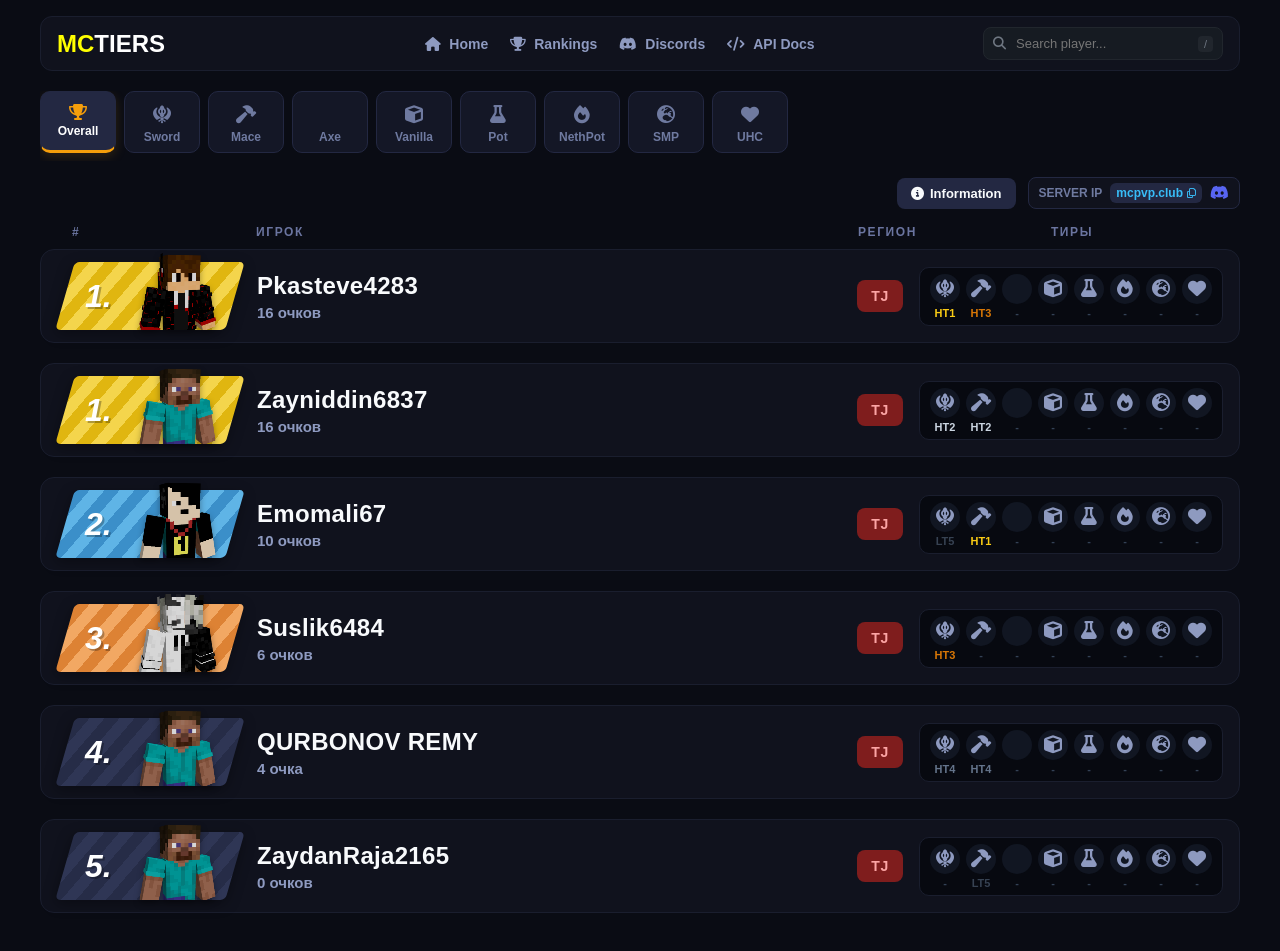
<file: index.html>
<!DOCTYPE html>
<html lang="ru">
<head>
  <meta charset="UTF-8">
  <meta name="viewport" content="width=device-width, initial-scale=1.0">
  <link rel="icon" type="image/png" href="https://p.novaskin.me/5665083023.png?class=square">
  <title>MCTIERS</title>
  <link rel="stylesheet" href="https://cdnjs.cloudflare.com/ajax/libs/font-awesome/6.4.0/css/all.min.css">
  <link rel="stylesheet" href="./style.css">
</head>
<body>
  <div class="container">
    <div id="app-header"></div>

    <div class="leaderboard-header">
      <div class="header-left-col"><span>#</span><span>ИГРОК</span></div>
      <div class="header-right-col"><span>РЕГИОН</span><span class="desktop-region">ТИРЫ</span></div>
    </div>

    <div class="box"></div>
  </div>

  <script src="./js/data/modes.js"></script>
  <script src="./js/data/tiers.js"></script>
  <script src="./js/data/players.js"></script>
  <script src="./js/utils.js"></script>
  <script src="./js/ui/skin.js"></script>
  <script src="./js/ui/components.js"></script>
  <script src="./js/ui/modal.js"></script>
  <script src="./js/ui/layout.js"></script>
  <script src="./js/pages/home.js"></script>
</body>
</html>
</file>
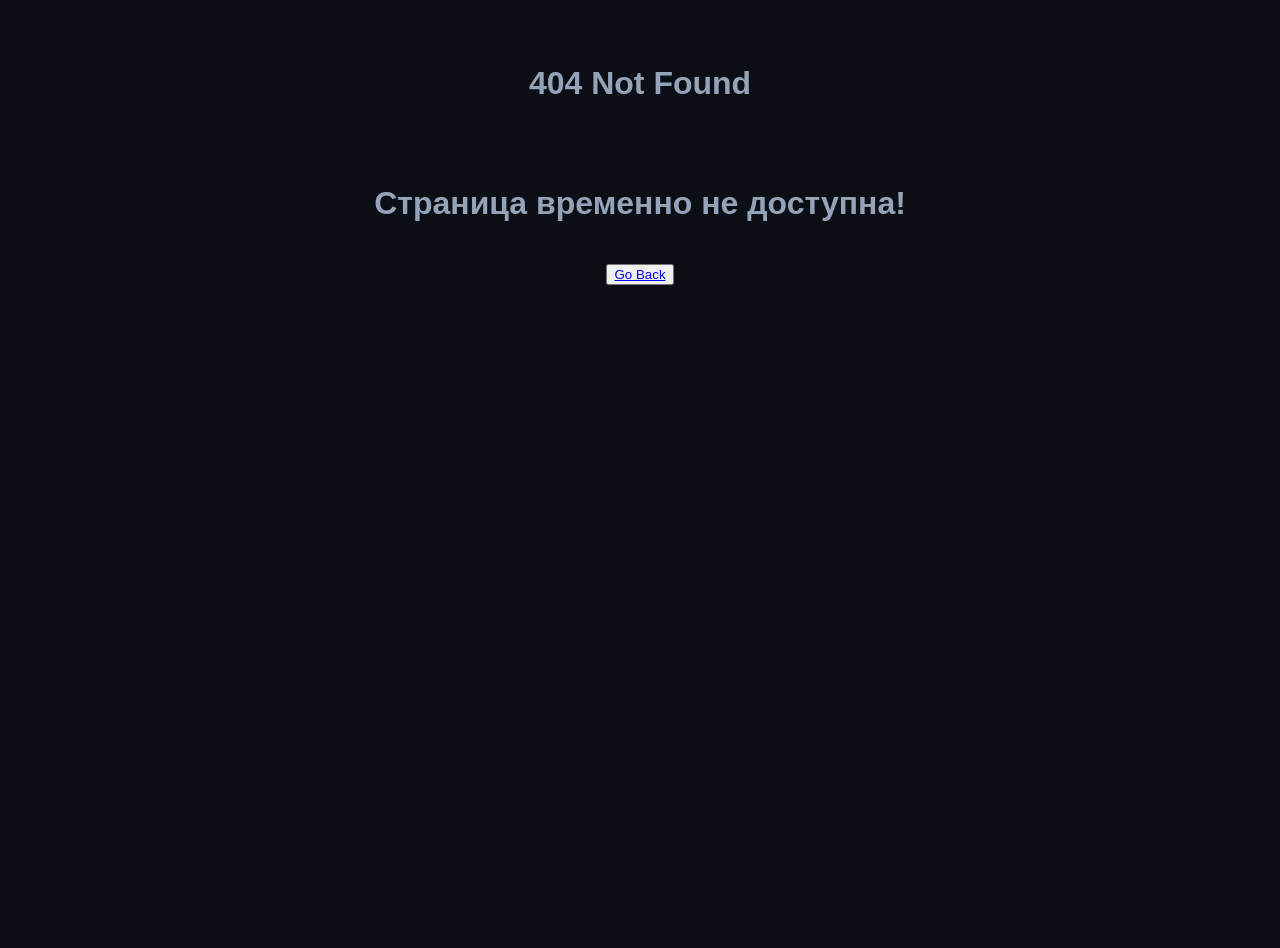
<file: mode.html>
<!DOCTYPE html>
<html lang="ru">
<head>
  <meta charset="UTF-8">
  <meta name="viewport" content="width=device-width, initial-scale=1.0">
  <link rel="icon" type="image/png" href="https://p.novaskin.me/5665083023.png?class=square">
  <title>MCTIERS</title>
  <link rel="stylesheet" href="https://cdnjs.cloudflare.com/ajax/libs/font-awesome/6.4.0/css/all.min.css">
  <link rel="stylesheet" href="./style.css">
</head>
<body>
  <div class="container">
    <div id="app-header"></div>
    <div id="mode-root"></div>
  </div>

  <script src="./js/data/modes.js"></script>
  <script src="./js/data/tiers.js"></script>
  <script src="./js/data/players.js"></script>
  <script src="./js/utils.js"></script>
  <script src="./js/ui/skin.js"></script>
  <script src="./js/ui/components.js"></script>
  <script src="./js/ui/modal.js"></script>
  <script src="./js/ui/layout.js"></script>
  <script src="./js/pages/mode.js"></script>
</body>
</html>
</file>
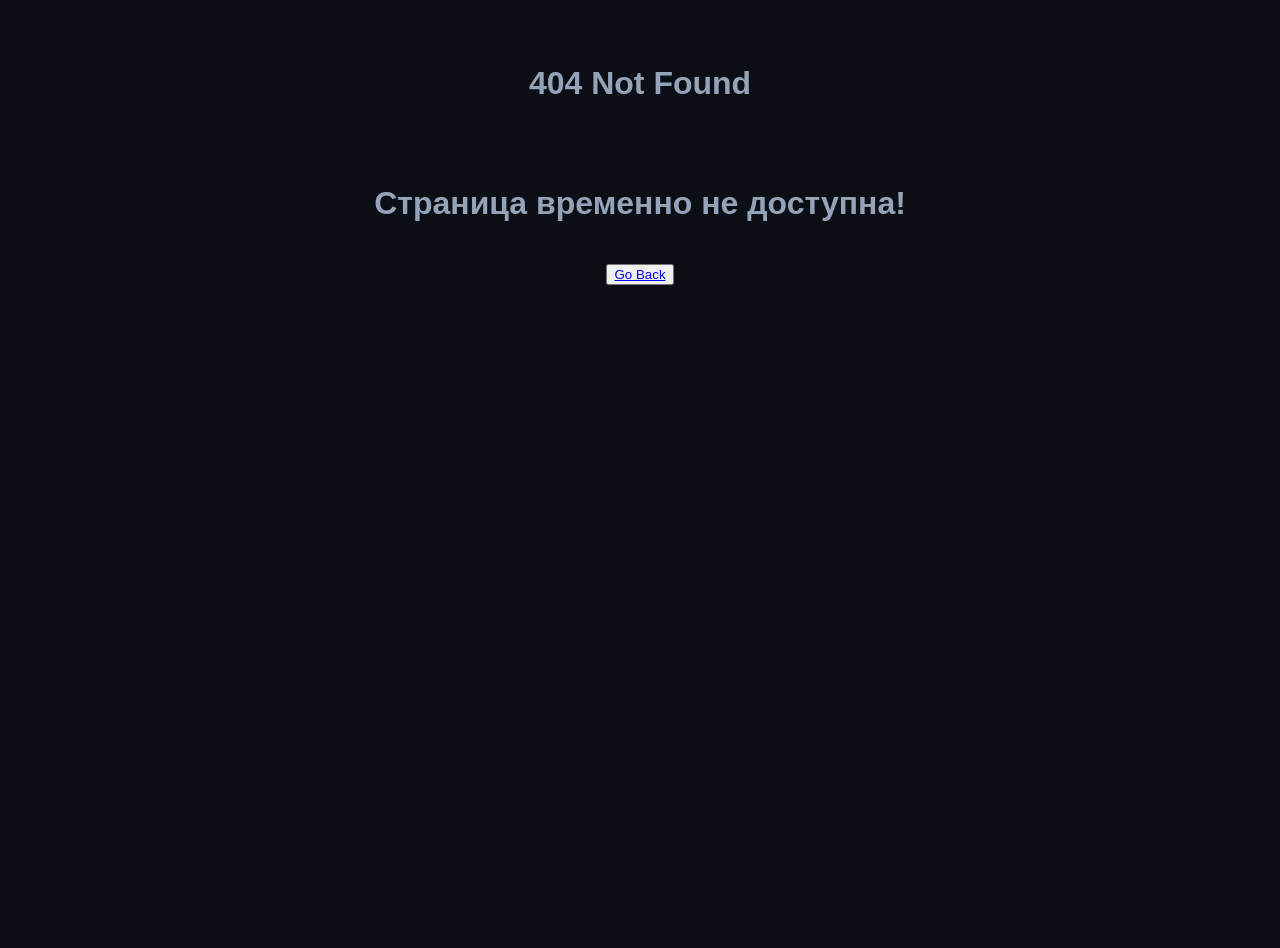
<file: Permisson.html>
<!DOCTYPE html>
<html lang="en">
<head>
    <meta charset="UTF-8">
    <meta name="viewport" content="width=device-width, initial-scale=1.0">
    <title>Document</title>
    <style>
        body{
            background-color: #0b0e14;
      color: #94a3b8;
      display: flex;
      flex-direction: column;
      align-items: center;
      min-height: 100vh;
      padding: 16px 12px;
        }
        h1{
            font-family: sans-serif;
            text-align: center;
            padding: 20px;
        }
    </style>
</head>
<body>
    <h1>404 Not Found</h1>
    <h1>Страница временно не доступна!</h1>
    <button><a href="./index.html">Go Back</a></button>
</body>
</html>
</file>
<file: style.css>
* { box-sizing: border-box; margin: 0; padding: 0; font-family: -apple-system, BlinkMacSystemFont, "Segoe UI", Roboto, sans-serif; }

:root {
  --bg: #0a0c14; --panel: #10121d; --panel-2: #141726; --line: #1a1e2e; --line-2: #232842;
  --banner-w: 170px; --banner-h: 68px; --skin-h: 80px; --banner-gap: 22px; --modes: 8;
  --tiers-w: calc(var(--modes) * 30px + (var(--modes) - 1) * 6px + 22px);
  --text: #8e9ac0; --muted: #6f7aa0; --white: #f8fafc; --accent: #38bdf8;
  --t1: #facc15; --t2: #cbd5e1; --t3: #d97706; --t4: #64748b; --t5: #475569;
}

body { background-color: var(--bg); color: var(--text); display: flex; flex-direction: column; align-items: center; min-height: 100vh; padding: 16px 12px; }
.container { width: 100%; max-width: 1200px; }
a { color: inherit; text-decoration: none; }
.empty { text-align: center; padding: 32px 0; color: var(--muted); font-weight: 600; }
.empty.small { padding: 16px 0; font-size: 13px; }

/* --- NAVBAR --- */
.navbar { position: relative; display: flex; justify-content: space-between; align-items: center; padding: 10px 16px; background: var(--panel); border-radius: 12px; margin-bottom: 20px; border: 1px solid var(--line); gap: 12px; }
.logo { width: 200px; }
.logo h1 { color: #fff; }
.logo span { color: yellow; }
.nav-links { display: flex; gap: 22px; list-style: none; }
.nav-item { display: flex; align-items: center; gap: 8px; color: var(--text); font-weight: 600; font-size: 14px; transition: color .2s, transform .2s; }
.nav-item:hover { color: #fff; transform: translateY(-2px); }

.search-box { position: relative; display: flex; align-items: center; flex-grow: 1; max-width: 240px; }
.search-box input { width: 100%; background: #161b22; border: 1px solid #21262d; padding: 8px 30px 8px 32px; border-radius: 8px; color: #fff; outline: none; font-size: 13px; transition: all .25s; }
.search-box input:focus { border-color: #3b82f6; box-shadow: 0 0 10px rgba(59,130,246,.2); }
.search-box i { position: absolute; left: 10px; color: #6e7681; font-size: 13px; }
.search-box .slash-shortcut { position: absolute; right: 10px; background: #21262d; padding: 2px 6px; border-radius: 4px; font-size: 11px; color: #6e7681; }
.menu-toggle { display: none; background: none; border: none; color: var(--white); font-size: 20px; cursor: pointer; padding: 4px; }

/* --- TABS --- */
.tabs-container { display: flex; gap: 8px; overflow-x: auto; padding-bottom: 8px; margin-bottom: 16px; scrollbar-width: none; }
.tabs-container::-webkit-scrollbar { display: none; }
.tab-btn { display: flex; flex-direction: column; align-items: center; justify-content: center; background: var(--panel-2); border: 1px solid var(--line-2); padding: 8px 14px; border-radius: 10px; color: var(--muted); cursor: pointer; font-weight: 600; font-size: 12px; min-width: 76px; flex-shrink: 0; transition: all .25s; }
.tab-btn i { font-size: 16px; margin-bottom: 4px; }
.tab-btn:hover { background: var(--line-2); color: var(--white); transform: translateY(-2px); }
.tab-btn.active { background: var(--line-2); color: #fff; border-bottom: 3px solid #f59e0b; box-shadow: 0 4px 12px rgba(245,158,11,.15); }
.tab-btn.active i { color: #f59e0b; }
.svg { width: 30px; height: 30px; object-fit: contain; }
.icon { width: 20px; height: 20px; object-fit: contain; }
i.svg, i.icon { display: inline-flex; align-items: center; justify-content: center; font-size: 18px; margin: 0; }

/* --- SUB BAR --- */
.sub-bar { display: flex; justify-content: flex-end; align-items: center; gap: 12px; margin-bottom: 16px; flex-wrap: wrap; }
.info-btn { background: var(--line-2); color: var(--white); border: none; padding: 8px 14px; border-radius: 8px; font-size: 13px; font-weight: 600; display: flex; align-items: center; gap: 6px; cursor: pointer; transition: background .2s; }
.info-btn:hover { background: #334155; }
.server-ip-box { display: flex; align-items: center; background: var(--panel); border: 1px solid var(--line-2); padding: 5px 10px; border-radius: 8px; gap: 8px; font-size: 12px; }
.server-ip-label { color: var(--muted); font-weight: 700; }
.ip-badge { background: var(--line-2); color: var(--accent); padding: 3px 6px; border-radius: 6px; font-weight: 700; display: flex; align-items: center; gap: 4px; cursor: pointer; transition: opacity .2s; }
.ip-badge:hover { opacity: .8; }

/* --- TIER COLORS (общие) --- */
.t-1 { --c: var(--t1); } .t-2 { --c: var(--t2); } .t-3 { --c: var(--t3); } .t-4 { --c: var(--t4); } .t-5 { --c: var(--t5); }
.tier-tag { font-size: 11px; font-weight: 800; color: var(--c, #475569); }
.tier-tag.lt { opacity: .75; }
.tier-tag.t-none { color: #334155; }

/* --- LEADERBOARD --- */
.leaderboard-header { display: flex; justify-content: space-between; align-items: center; padding: 0 16px 12px; font-size: 12px; font-weight: 700; color: #6b75a0; text-transform: uppercase; letter-spacing: 1.6px; }
.header-left-col { display: flex; align-items: center; }
.header-left-col span:first-child { width: calc(var(--banner-w) + var(--banner-gap) + 8px); padding-left: 16px; }
.header-right-col { display: flex; gap: 16px; }
.header-right-col span:first-child { width: 46px; text-align: center; }
.header-right-col span:last-child { width: var(--tiers-w); text-align: center; }

.player-card { background: var(--panel); border: 1px solid var(--line); border-radius: 14px; padding: 12px 16px; margin-bottom: 20px; display: flex; align-items: center; justify-content: space-between; gap: 16px; cursor: pointer; outline: none; transition: transform .2s, border-color .2s, box-shadow .2s; animation: fadeIn .4s ease-in-out; transform: translateY(-2px); }
.player-card:hover, .player-card:focus-visible { margin-right: 10px; margin-left: -10px; border-color: #2d3748; box-shadow: 0 8px 24px rgba(0,0,0,.4); }
.player-card:focus-visible { border-color: #3b82f6; }

.player-left { display: flex; align-items: center; gap: var(--banner-gap); }
/* цвета полос: .rank-1 золото, .rank-2 синий, .rank-3 оранжевый, остальные — тёмные */
.rank-1 { --s1: #e0b610; --s2: #f4d54c; } .rank-2 { --s1: #3b8fc9; --s2: #5fb4e6; } .rank-3 { --s1: #dd8234; --s2: #f2a863; }
.rank-other { --s1: #262c47; --s2: #2f3655; }
.rank-banner { position: relative; width: var(--banner-w); height: var(--banner-h); margin-left: 8px; display: flex; align-items: center; flex-shrink: 0; }
.rank-banner::before { content: ''; position: absolute; inset: 0; transform: skewX(-16deg); border-radius: 5px; background: repeating-linear-gradient(120deg, var(--s1) 0 13px, var(--s2) 13px 26px); box-shadow: 0 4px 14px rgba(0,0,0,.35); }
.rank-number { position: relative; z-index: 1; font-weight: 900; font-style: italic; font-size: 32px; color: #fff; margin-left: 20px; text-shadow: 2px 2px 0 rgba(0,0,0,.28); user-select: none; }
.skin { display: block; }
.skin-head { image-rendering: pixelated; }
.player-skin { position: absolute; right: 16px; bottom: 0; height: var(--skin-h); width: auto; z-index: 2; pointer-events: none; filter: drop-shadow(0 3px 3px rgba(0,0,0,.35)); }
.player-details { display: flex; flex-direction: column; gap: 4px; }
.player-name { color: var(--white); font-size: 24px; font-weight: 800; letter-spacing: .3px; }
.player-points { font-size: 15px; font-weight: 700; color: var(--text); }
.player-rank-sub { display: flex; align-items: center; gap: 6px; font-size: 13px; color: var(--muted); font-weight: 600; }
.player-rank-sub i { color: #facc15; font-size: 12px; }
.rank-title { color: var(--accent); font-weight: 600; }
.points { color: #475569; }

.player-right { display: flex; align-items: center; gap: 16px; }
.region-badge { background: #7f1d1d; color: #fca5a5; font-weight: 800; font-size: 14px; padding: 8px 10px; min-width: 46px; border-radius: 8px; letter-spacing: .5px; display: flex; align-items: center; justify-content: center; flex-shrink: 0; }
.tiers-wrapper { display: flex; flex-direction: column; gap: 6px; }
.tiers-title { display: none; font-size: 11px; font-weight: 800; color: var(--muted); letter-spacing: .5px; }
.tiers-container { display: flex; align-items: center; justify-content: center; gap: 6px; width: var(--tiers-w); background: #070910; padding: 6px 10px; border-radius: 10px; border: 1px solid var(--line); }
.tier-badge { display: flex; flex-direction: column; align-items: center; gap: 3px; min-width: 30px; }
.tier-icon-circle { width: 30px; height: 30px; background: #111622; border-radius: 50%; display: flex; align-items: center; justify-content: center; font-size: 13px; color: var(--text); }

/* --- MODE PAGE: колонки Tier 1..5 --- */
.mode-title { display: flex; align-items: center; gap: 12px; margin-bottom: 16px; }
.mode-title h2 { color: var(--white); font-size: 24px; }
.mode-title-icon { width: 32px; height: 32px; object-fit: contain; }
i.mode-title-icon { font-size: 26px; color: var(--accent); }
.mode-count { margin-left: auto; font-size: 13px; color: var(--muted); font-weight: 600; }

.tier-columns { display: grid; grid-template-columns: repeat(5, 1fr); gap: 12px; align-items: start; }
.tier-col { background: var(--panel); border: 1px solid var(--line); border-radius: 12px; overflow: hidden; }
.tier-col-head { display: flex; align-items: center; gap: 8px; padding: 12px 14px; font-weight: 800; font-size: 14px; color: var(--c); border-bottom: 2px solid var(--c); background: linear-gradient(180deg, color-mix(in srgb, var(--c) 14%, transparent), transparent); }
.col-count { margin-left: auto; font-size: 12px; background: var(--line-2); color: var(--text); padding: 2px 8px; border-radius: 99px; }
.tier-col-body { display: flex; flex-direction: column; gap: 6px; padding: 8px; min-height: 80px; }
.tier-entry { display: flex; align-items: center; gap: 10px; padding: 8px 10px; background: #070a0f; border: 1px solid var(--line); border-radius: 10px; cursor: pointer; outline: none; transition: transform .15s, border-color .15s; }
.tier-entry:hover, .tier-entry:focus-visible { transform: translateX(4px); border-color: #2d3748; }
.tier-entry:focus-visible { border-color: #3b82f6; }
.entry-avatar { width: 34px; height: 34px; border-radius: 8px; background: #111622; flex-shrink: 0; }
.entry-info { display: flex; flex-direction: column; min-width: 0; flex: 1; }
.entry-name { color: var(--white); font-weight: 700; font-size: 14px; white-space: nowrap; overflow: hidden; text-overflow: ellipsis; }
.entry-sub { font-size: 11px; color: var(--muted); }
.entry-code { font-size: 11px; font-weight: 800; color: var(--c); display: flex; align-items: center; gap: 3px; }
.entry-code.lt { opacity: .75; }

/* --- MODAL (<dialog>) --- */
dialog.modal { margin: auto; width: min(520px, calc(100% - 24px)); max-height: 88vh; overflow-y: auto; background: var(--panel); color: var(--text); border: 1px solid var(--line-2); border-radius: 16px; padding: 24px; box-shadow: 0 24px 80px rgba(0,0,0,.6); }
dialog.modal[open] { animation: modalIn .22s ease-out; }
dialog.modal::backdrop { background: rgba(2,6,12,.72); backdrop-filter: blur(4px); animation: fade .2s; }
.modal-close { position: absolute; top: 12px; right: 12px; width: 34px; height: 34px; border: none; border-radius: 8px; background: var(--line-2); color: var(--white); cursor: pointer; transition: background .2s; }
.modal-close:hover { background: #334155; }
.modal-head { display: flex; flex-direction: column; align-items: center; gap: 8px; margin-bottom: 18px; text-align: center; }
.modal-avatar { position: relative; width: 160px; height: 160px; border-radius: 50%; overflow: hidden; display: flex; align-items: flex-end; justify-content: center; background: radial-gradient(circle at 50% 30%, #1d2135 0%, #0d0f18 75%); border: 1px solid var(--line-2); box-shadow: 0 8px 28px rgba(0,0,0,.45); }
.modal-avatar canvas { height: 150px; width: auto; }
.modal-title { color: var(--white); font-size: 24px; font-weight: 800; }
.modal-sub { justify-content: center; }
.modal-stats { display: grid; grid-template-columns: repeat(3, 1fr); gap: 10px; margin-bottom: 20px; }
.stat { background: #070a0f; border: 1px solid var(--line); border-radius: 12px; padding: 12px 8px; text-align: center; display: flex; flex-direction: column; gap: 2px; }
.stat-value { color: var(--white); font-size: 22px; font-weight: 800; }
.stat-label { font-size: 11px; font-weight: 700; letter-spacing: .5px; text-transform: uppercase; color: var(--muted); }
.modal-section { font-size: 12px; font-weight: 800; letter-spacing: .6px; text-transform: uppercase; color: var(--muted); margin: 18px 0 8px; }
.modal-text { font-size: 14px; line-height: 1.55; }
.modal-text b { color: var(--white); }
.mode-rows { display: flex; flex-direction: column; gap: 6px; }
.mode-row { display: flex; align-items: center; gap: 12px; padding: 8px 12px; background: #070a0f; border: 1px solid var(--line); border-radius: 10px; transition: border-color .15s, transform .15s; }
.mode-row:hover { border-color: #2d3748; transform: translateX(3px); }
.mode-row.is-empty { opacity: .55; }
.mode-row-icon { width: 30px; height: 30px; border-radius: 50%; background: #111622; display: flex; align-items: center; justify-content: center; flex-shrink: 0; }
.mode-row-name { color: var(--white); font-weight: 700; font-size: 14px; }
.mode-row-pos { margin-left: auto; font-size: 12px; color: var(--muted); }
.mode-row .tier-tag { min-width: 28px; text-align: right; font-size: 13px; }
.pts-grid { display: grid; grid-template-columns: repeat(5, 1fr); gap: 8px; }
.pts-cell { display: flex; flex-direction: column; align-items: center; gap: 2px; padding: 8px 4px; background: #070a0f; border: 1px solid var(--line); border-radius: 10px; }
.pts-cell b { color: var(--white); font-size: 16px; }

/* --- RESPONSIVE --- */
@media (min-width: 768px) { .mobile-region { display: none !important; } }

@media (max-width: 1023px) { .tier-columns { grid-template-columns: repeat(2, 1fr); } }

@media (max-width: 767px) {
  .menu-toggle { display: block; }
  .nav-links { display: none; position: absolute; top: calc(100% + 8px); left: 0; right: 0; flex-direction: column; gap: 14px; background: var(--panel); border: 1px solid var(--line-2); border-radius: 12px; padding: 16px; z-index: 5; }
  .nav-links.open { display: flex; }
  .logo { width: auto; }
  .search-box { max-width: 180px; }
  .search-box .slash-shortcut { display: none; }
  :root { --banner-w: 130px; --banner-h: 52px; --skin-h: 60px; --banner-gap: 14px; }
  .header-left-col, .header-right-col { gap: 0; }

  .player-card { flex-direction: column; align-items: stretch; padding: 12px; gap: 12px; }
  .player-card:hover, .player-card:focus-visible { margin: 0 0 12px; }
  .player-top-mobile { display: flex; align-items: center; justify-content: space-between; width: 100%; }
  .player-left { gap: 10px; }
  .rank-banner { margin-left: 2px; }
  .rank-number { font-size: 24px; margin-left: 14px; }
  .player-skin { right: 10px; }
  .player-name { font-size: 18px; white-space: nowrap; overflow: hidden; text-overflow: ellipsis; max-width: 150px; }
  .player-rank-sub { font-size: 12px; }
  .player-right { flex-direction: column; align-items: flex-start; gap: 0; }
  .desktop-region { display: none; }
  .mobile-region { display: flex; font-size: 12px; padding: 5px 8px; border-radius: 6px; }
  .tiers-wrapper { width: 100%; }
  .tiers-title { display: block; margin-bottom: 6px; }
  .tiers-container { width: auto; justify-content: flex-start; background: transparent; padding: 0; border: none; flex-wrap: wrap; gap: 10px 8px; }

  .tier-columns { grid-template-columns: 1fr; }
  .pts-grid { grid-template-columns: repeat(5, 1fr); gap: 6px; }
}

@keyframes fadeIn { from { opacity: 0; transform: translateY(6px); } to { opacity: 1; transform: translateY(-2px); } }
@keyframes modalIn { from { opacity: 0; transform: translateY(14px) scale(.97); } to { opacity: 1; transform: none; } }
@keyframes fade { from { opacity: 0; } to { opacity: 1; } }
</file>
